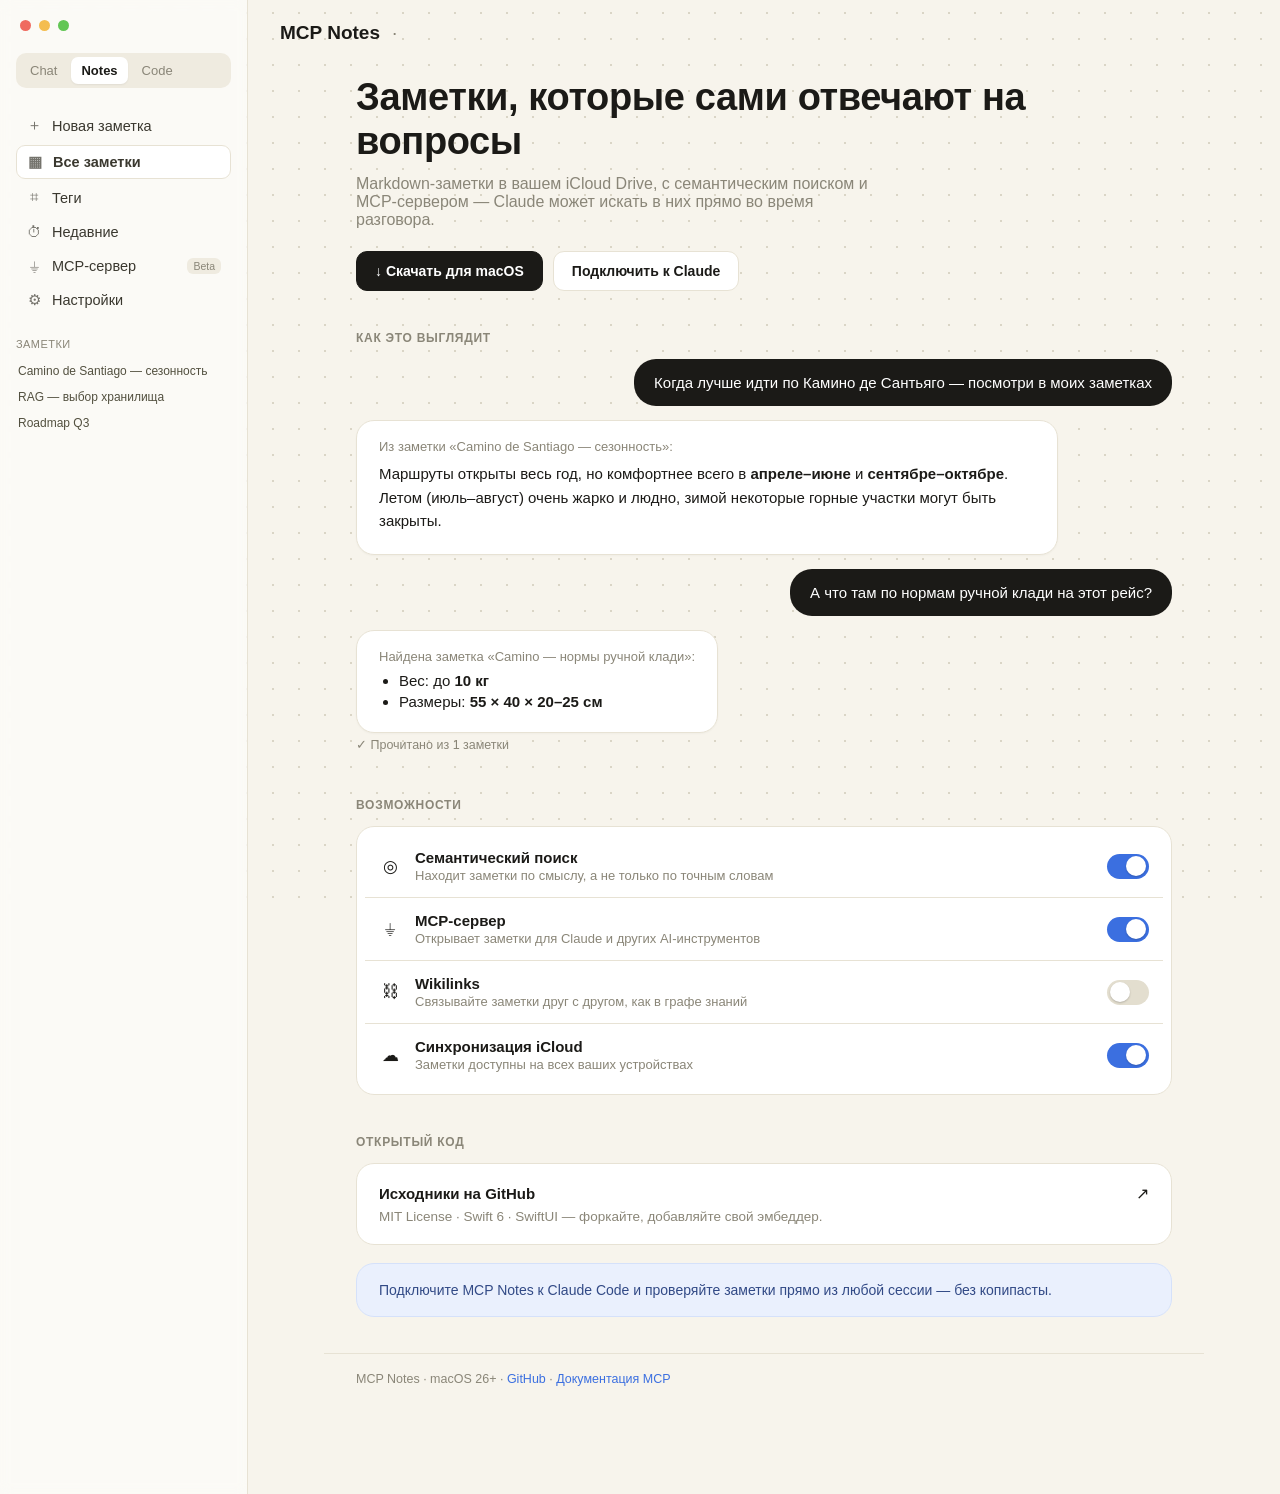
<file: reference.html>
<!DOCTYPE html>
<html lang="ru">
<head>
<meta charset="UTF-8">
<meta name="viewport" content="width=device-width, initial-scale=1.0">
<title>MCP Notes</title>
<style>
  :root{
    --bg:#F7F4EC;
    --dot:#DAD5C6;
    --ink:#1B1A17;
    --dim:#8A8678;
    --line:#E7E2D4;
    --card:#FFFFFF;
    --pill:#1B1A17;
    --accent:#3B6FE0;
    --accent-soft:#EAF0FD;
    --radius:18px;
  }
  *{box-sizing:border-box;}
  html,body{margin:0;background:var(--bg);color:var(--ink);}
  body{
    font-family:"Inter","SF Pro Text",ui-sans-serif,-apple-system,Segoe UI,sans-serif;
    -webkit-font-smoothing:antialiased;
  }
  a{color:var(--accent);text-decoration:none;}
  a:focus-visible, button:focus-visible{outline:2px solid var(--accent);outline-offset:3px;border-radius:8px;}

  .bgdots{
    position:fixed;inset:0;z-index:0;pointer-events:none;
    background-image:radial-gradient(var(--dot) 1.4px, transparent 1.4px);
    background-size:26px 26px;
  }

  .shell{position:relative;z-index:1;display:grid;grid-template-columns:248px 1fr;min-height:100vh;}
  @media (max-width:820px){.shell{grid-template-columns:1fr;}.sidebar{display:none;}}

  .sidebar{padding:20px 16px;border-right:1px solid var(--line);background:rgba(255,255,255,0.55);backdrop-filter:blur(6px);}
  .traffic{display:flex;gap:8px;margin-bottom:22px;padding-left:4px;}
  .traffic span{width:11px;height:11px;border-radius:50%;display:block;}
  .traffic span:nth-child(1){background:#EF6A5F;}
  .traffic span:nth-child(2){background:#F4BD4F;}
  .traffic span:nth-child(3){background:#62C654;}

  .tabs{display:flex;gap:4px;background:#EFEBE0;border-radius:10px;padding:4px;margin-bottom:20px;font-size:13px;}
  .tabs span{padding:6px 10px;border-radius:7px;color:var(--dim);}
  .tabs span.active{background:#fff;color:var(--ink);font-weight:600;box-shadow:0 1px 2px rgba(0,0,0,0.06);}

  .nav{display:flex;flex-direction:column;gap:2px;font-size:14.5px;}
  .nav .item{display:flex;align-items:center;gap:10px;padding:8px 10px;border-radius:9px;color:#3a382f;}
  .nav .item.active{background:#fff;border:1px solid var(--line);font-weight:600;}
  .nav .item .ic{width:16px;text-align:center;opacity:.7;}
  .nav .badge{margin-left:auto;font-size:10.5px;color:var(--dim);background:#EFEBE0;padding:2px 6px;border-radius:6px;}

  .recents{margin-top:22px;font-size:12px;color:var(--dim);}
  .recents .label{display:flex;justify-content:space-between;margin-bottom:8px;text-transform:uppercase;letter-spacing:.04em;font-size:11px;}
  .recents .row{padding:6px 2px;color:#52503f;}

  .main{padding:0 0 90px;}
  .topbar{
    display:flex;align-items:center;gap:8px;padding:22px 32px 14px;
    font-size:19px;font-weight:600;
  }
  .topbar .more{color:var(--dim);margin-left:4px;font-weight:400;}

  .content{max-width:880px;margin:0 auto;padding:18px 32px 0;}

  .hero{margin-bottom:30px;}
  .hero h1{font-size:clamp(26px,3.6vw,38px);line-height:1.15;margin:0 0 12px;font-weight:650;letter-spacing:-0.01em;}
  .hero .lede{color:var(--dim);font-size:16px;max-width:520px;margin:0 0 22px;}

  .cta-row{display:flex;gap:10px;flex-wrap:wrap;margin-bottom:40px;}
  .btn{
    font-family:inherit;font-size:14px;font-weight:600;padding:11px 18px;border-radius:11px;cursor:pointer;border:1px solid var(--line);
    background:#fff;color:var(--ink);
  }
  .btn.primary{background:var(--ink);color:#fff;border-color:var(--ink);}
  .btn:hover{border-color:#c9c3b1;}

  .convo{display:flex;flex-direction:column;gap:14px;margin-bottom:46px;}
  .msg-user{align-self:flex-end;max-width:78%;}
  .pill{
    background:var(--pill);color:#fff;padding:13px 20px;border-radius:22px;font-size:15px;line-height:1.4;
  }
  .msg-assistant{align-self:flex-start;max-width:86%;}
  .card{
    background:var(--card);border:1px solid var(--line);border-radius:var(--radius);
    padding:18px 22px;box-shadow:0 1px 2px rgba(0,0,0,0.03);
  }
  .card .src{color:var(--dim);font-size:13px;margin-bottom:8px;}
  .card p{margin:0 0 4px;font-size:15px;line-height:1.55;}
  .card b{font-weight:650;}
  .card ul{margin:8px 0 0;padding-left:20px;font-size:15px;}
  .card li{margin-bottom:4px;}
  .readline{display:flex;align-items:center;gap:6px;color:var(--dim);font-size:12.5px;margin-top:4px;align-self:flex-start;}

  .section-label{font-size:12px;text-transform:uppercase;letter-spacing:.06em;color:var(--dim);margin:0 0 14px;font-weight:600;}

  .settings-card{
    background:var(--card);border:1px solid var(--line);border-radius:var(--radius);padding:8px;margin-bottom:40px;
  }
  .setting-row{
    display:flex;align-items:center;gap:14px;padding:14px 14px;border-bottom:1px solid var(--line);
  }
  .setting-row:last-child{border-bottom:none;}
  .setting-row .ic{font-size:17px;width:22px;text-align:center;}
  .setting-row .label{font-weight:600;font-size:15px;flex:1;}
  .setting-row .desc{color:var(--dim);font-size:13px;margin-top:2px;}

  .switch{width:42px;height:25px;border-radius:13px;background:#E3DECF;position:relative;flex-shrink:0;}
  .switch.on{background:var(--accent);}
  .switch .knob{position:absolute;top:2.5px;left:3px;width:20px;height:20px;border-radius:50%;background:#fff;box-shadow:0 1px 2px rgba(0,0,0,0.2);}
  .switch.on .knob{left:auto;right:3px;}

  .outputs{
    background:var(--card);border:1px solid var(--line);border-radius:var(--radius);padding:20px 22px;margin-bottom:18px;
  }
  .outputs .head{display:flex;justify-content:space-between;align-items:center;margin-bottom:6px;}
  .outputs .head .t{font-weight:600;font-size:15px;}
  .outputs .empty{color:var(--dim);font-size:13.5px;margin:6px 0 0;}

  .footer-card{
    background:var(--accent-soft);border:1px solid #d5e1fa;border-radius:var(--radius);padding:18px 22px;font-size:14px;color:#324a86;
  }

  footer.page{max-width:880px;margin:36px auto 0;padding:18px 32px;color:var(--dim);font-size:12.5px;border-top:1px solid var(--line);}
</style>
</head>
<body>
<div class="bgdots" aria-hidden="true"></div>

<div class="shell">
  <aside class="sidebar" aria-hidden="true">
    <div class="traffic"><span></span><span></span><span></span></div>
    <div class="tabs">
      <span>Chat</span><span class="active">Notes</span><span>Code</span>
    </div>
    <nav class="nav">
      <div class="item"><span class="ic">＋</span> Новая заметка</div>
      <div class="item active"><span class="ic">▦</span> Все заметки</div>
      <div class="item"><span class="ic">⌗</span> Теги</div>
      <div class="item"><span class="ic">⏱</span> Недавние</div>
      <div class="item"><span class="ic">⏚</span> MCP-сервер <span class="badge">Beta</span></div>
      <div class="item"><span class="ic">⚙</span> Настройки</div>
    </nav>
    <div class="recents">
      <div class="label">Заметки</div>
      <div class="row">Camino de Santiago — сезонность</div>
      <div class="row">RAG — выбор хранилища</div>
      <div class="row">Roadmap Q3</div>
    </div>
  </aside>

  <main class="main">
    <div class="topbar">MCP Notes <span class="more">·</span></div>

    <div class="content">
      <div class="hero">
        <h1>Заметки, которые сами отвечают на вопросы</h1>
        <p class="lede">Markdown-заметки в вашем iCloud Drive, с семантическим поиском и MCP-сервером — Claude может искать в них прямо во время разговора.</p>
        <div class="cta-row">
          <button class="btn primary">↓ Скачать для macOS</button>
          <button class="btn">Подключить к Claude</button>
        </div>
      </div>

      <p class="section-label">Как это выглядит</p>
      <div class="convo">
        <div class="msg-user"><div class="pill">Когда лучше идти по Камино де Сантьяго — посмотри в моих заметках</div></div>

        <div class="msg-assistant">
          <div class="card">
            <div class="src">Из заметки «Camino de Santiago — сезонность»:</div>
            <p>Маршруты открыты весь год, но комфортнее всего в <b>апреле–июне</b> и <b>сентябре–октябре</b>. Летом (июль–август) очень жарко и людно, зимой некоторые горные участки могут быть закрыты.</p>
          </div>
        </div>

        <div class="msg-user"><div class="pill">А что там по нормам ручной клади на этот рейс?</div></div>

        <div class="msg-assistant">
          <div class="card">
            <div class="src">Найдена заметка «Camino — нормы ручной клади»:</div>
            <ul>
              <li>Вес: до <b>10 кг</b></li>
              <li>Размеры: <b>55 × 40 × 20–25 см</b></li>
            </ul>
          </div>
          <div class="readline">✓ Прочитано из 1 заметки</div>
        </div>
      </div>

      <p class="section-label">Возможности</p>
      <div class="settings-card">
        <div class="setting-row">
          <span class="ic">◎</span>
          <div style="flex:1">
            <div class="label">Семантический поиск</div>
            <div class="desc">Находит заметки по смыслу, а не только по точным словам</div>
          </div>
          <div class="switch on" aria-hidden="true"><span class="knob"></span></div>
        </div>
        <div class="setting-row">
          <span class="ic">⏚</span>
          <div style="flex:1">
            <div class="label">MCP-сервер</div>
            <div class="desc">Открывает заметки для Claude и других AI-инструментов</div>
          </div>
          <div class="switch on" aria-hidden="true"><span class="knob"></span></div>
        </div>
        <div class="setting-row">
          <span class="ic">⛓</span>
          <div style="flex:1">
            <div class="label">Wikilinks</div>
            <div class="desc">Связывайте заметки друг с другом, как в графе знаний</div>
          </div>
          <div class="switch" aria-hidden="true"><span class="knob"></span></div>
        </div>
        <div class="setting-row">
          <span class="ic">☁</span>
          <div style="flex:1">
            <div class="label">Синхронизация iCloud</div>
            <div class="desc">Заметки доступны на всех ваших устройствах</div>
          </div>
          <div class="switch on" aria-hidden="true"><span class="knob"></span></div>
        </div>
      </div>

      <p class="section-label">Открытый код</p>
      <div class="outputs">
        <div class="head"><span class="t">Исходники на GitHub</span><span>↗</span></div>
        <p class="empty">MIT License · Swift 6 · SwiftUI — форкайте, добавляйте свой эмбеддер.</p>
      </div>

      <div class="footer-card">
        Подключите MCP Notes к Claude Code и проверяйте заметки прямо из любой сессии — без копипасты.
      </div>
    </div>

    <footer class="page">MCP Notes · macOS 26+ · <a href="#">GitHub</a> · <a href="#">Документация MCP</a></footer>
  </main>
</div>
</body>
</html>
</file>
